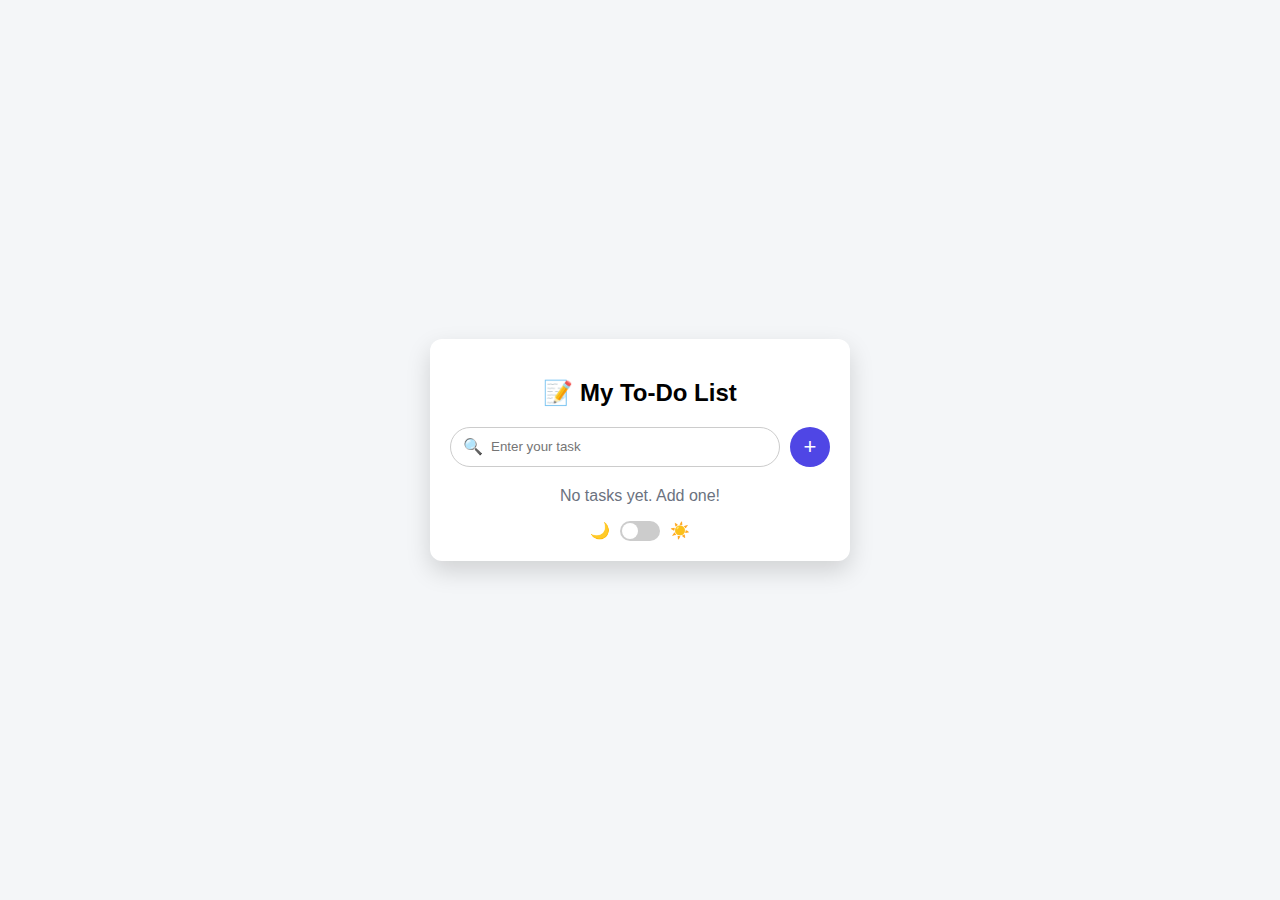
<file: index.html>
<!DOCTYPE html>
<html lang="en">
<head>
  <meta charset="UTF-8" />
  <meta name="viewport" content="width=device-width, initial-scale=1.0"/>
  <title>My To-Do List</title>
  <link rel="stylesheet" href="style.css" />
</head>
<body>

  <div class="container">
    <h2>📝 My To-Do List</h2>

    <div class="input-section">
      <div class="input-box">
        <span class="icon">🔍</span>
        <input
          type="text"
          id="taskInput"
          placeholder="Enter your task"
          autocomplete="off"
        />
      </div>

      <button id="addBtn" class="add-btn" title="Add Task">
        +
      </button>
    </div>

    <ul id="taskList"></ul>

    <p id="reminder" class="reminder-text">
      No tasks yet. Add one! 
    </p>

    <div class="theme-toggle">
      <span title="Dark Mode">🌙</span>

      <label class="switch">
        <input type="checkbox" id="themeSwitch" />
        <span class="slider"></span>
      </label>

      <span title="Light Mode">☀️</span>
    </div>
  </div>

  <script src="script.js"></script>
</body>
</html>
</file>
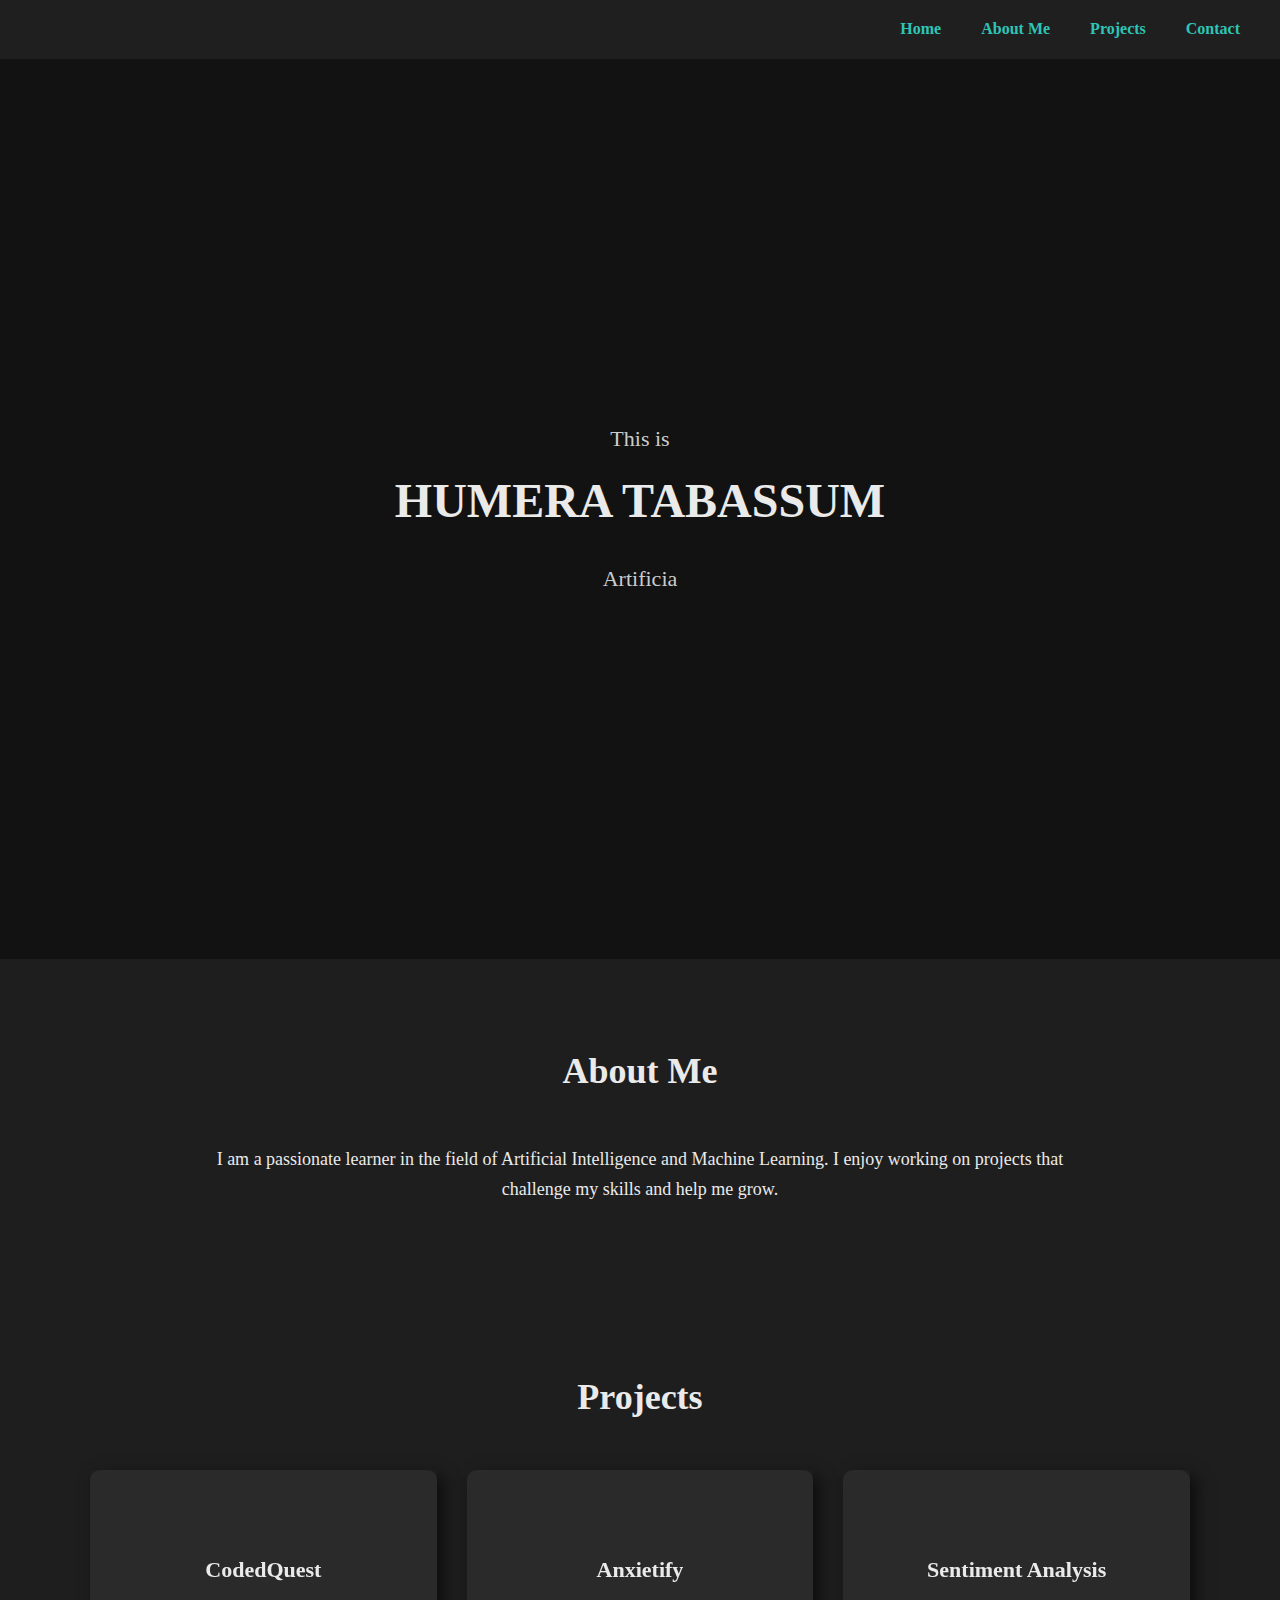
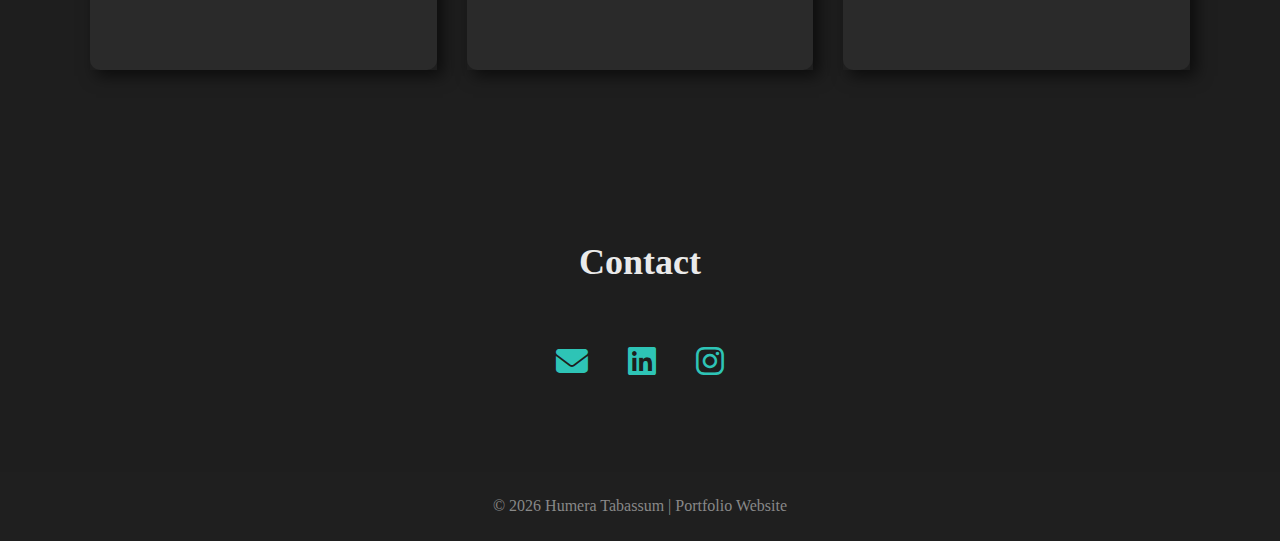
<file: docs/index.html>
<!DOCTYPE html>
<html lang="en">
<head>
    <meta charset="UTF-8">
    <meta name="viewport" content="width=device-width, initial-scale=1.0">
    <title>My Portfolio</title>
    <link rel="stylesheet" href="styles.css">
    <link rel="stylesheet" href="https://cdnjs.cloudflare.com/ajax/libs/font-awesome/6.5.0/css/all.min.css">
</head>
<body>

<header>
    <nav>
        <ul>
            <li><a href="#home">Home</a></li>
            <li><a href="#about">About Me</a></li>
            <li><a href="#projects">Projects</a></li>
            <li><a href="#contact">Contact</a></li>
        </ul>
    </nav>
</header>

<section id="home">
    <p>This is</p>
    <h1>HUMERA TABASSUM</h1>
    <p id="typing-text"></p>
</section>

<section id="about">
    <h2>About Me</h2>
    <p>
        I am a passionate learner in the field of Artificial Intelligence and Machine Learning.
        I enjoy working on projects that challenge my skills and help me grow.
    </p>
</section>

<section id="projects">
    <h2>Projects</h2>

    <div class="projects-container">

        <div class="project-card">
            <div class="project-inner">
                <div class="project-front">
                    CodedQuest
                </div>
                <div class="project-back">
                    Interactive programming platform<br>
                    HTML • CSS • JS • Python • SQL
                </div>
            </div>
        </div>

        <div class="project-card">
            <div class="project-inner">
                <div class="project-front">
                    Anxietify
                </div>
                <div class="project-back">
                    Mental health support app<br>
                    React • Node • Express • MongoDB
                </div>
            </div>
        </div>

        <div class="project-card">
            <div class="project-inner">
                <div class="project-front">
                    Sentiment Analysis
                </div>
                <div class="project-back">
                    ML text classification model<br>
                    Python • Scikit-learn • Pandas
                </div>
            </div>
        </div>

    </div>
</section>

<section id="contact">
    <h2>Contact</h2>

    <div class="contact-icons">
        <a href="mailto:humeratabasssum31@gmail.com" target="_blank">
            <i class="fas fa-envelope"></i>
        </a>
        <a href="https://www.linkedin.com/in/humera-tabassum-2a92282a2/" target="_blank">
            <i class="fab fa-linkedin"></i>
        </a>
        <a href="https://www.instagram.com/humera_tabassum08/" target="_blank">
            <i class="fab fa-instagram"></i>
        </a>
    </div>
</section>

<footer>
    <p>&copy; 2026 Humera Tabassum | Portfolio Website</p>
</footer>

<script src="script.js"></script>

</body>
</html>
</file>
<file: style.css>
body {
  margin: 0;
  font-family: Arial, sans-serif;
  background: #f4f6f8;
  display: flex;
  justify-content: center;
  align-items: center;
  height: 100vh;
}

.container {
  background: #ffffff;
  width: 380px;
  padding: 20px;
  border-radius: 12px;
  box-shadow: 0 10px 25px rgba(0,0,0,0.15);
}

h2 {
  text-align: center;
  margin-bottom: 20px;
}

.input-section {
  display: flex;
  gap: 10px;
}

.input-box {
  display: flex;
  align-items: center;
  border: 1px solid #ccc;
  border-radius: 30px;
  padding: 8px 12px;
  flex: 1;
}

.input-box input {
  border: none;
  outline: none;
  width: 100%;
  margin-left: 6px;
}

.add-btn {
  background: #4f46e5;
  color: white;
  border: none;
  width: 40px;
  height: 40px;
  border-radius: 50%;
  font-size: 22px;
  cursor: pointer;
}

.add-btn:hover {
  background: #4338ca;
}

ul {
  list-style: none;
  padding: 0;
  margin-top: 20px;
}

.task {
  background: #f9fafb;
  padding: 10px;
  border-radius: 8px;
  margin-bottom: 10px;
  display: flex;
  justify-content: space-between;
  align-items: center;
}

.task.overdue {
  border-left: 4px solid #ef4444;
}

.task.completed .task-text {
  text-decoration: line-through;
  color: #6b7280;
  opacity: 0.6;
}

.task-text {
  font-weight: 500;
}

.task-date {
  font-size: 12px;
  color: #6b7280;
}

.delete {
  cursor: pointer;
  color: #ef4444;
  font-size: 18px;
}

.reminder-text {
  text-align: center;
  color: #6b7280;
}

.theme-toggle {
  display: flex;
  justify-content: center;
  align-items: center;
  gap: 10px;
  margin-top: 15px;
}

.switch {
  position: relative;
  width: 40px;
  height: 20px;
}

.switch input {
  display: none;
}

.slider {
  position: absolute;
  background: #ccc;
  border-radius: 20px;
  inset: 0;
  cursor: pointer;
}

.slider::before {
  content: "";
  position: absolute;
  height: 16px;
  width: 16px;
  background: white;
  border-radius: 50%;
  top: 2px;
  left: 2px;
  transition: 0.3s;
}

.switch input:checked + .slider {
  background: #4f46e5;
}

.switch input:checked + .slider::before {
  transform: translateX(20px);
}

body.dark {
  background: #111827;
}

body.dark .container {
  background: #1f2937;
  color: white;
}

body.dark .task {
  background: #374151;
}

body.dark .task-date,
body.dark .reminder-text {
  color: #9ca3af;
}

body.dark .input-box {
  background: #1f2937;
  border-color: #4b5563;
}

body.dark .input-box input {
  background: transparent;
  color: white;
}

body.dark .input-box input::placeholder {
  color: #9ca3af;
}

.left {
  display: flex;
  gap: 10px;
  align-items: flex-start;
}

.check {
  margin-top: 4px;
  cursor: pointer;
}
</file>
<file: docs/styles.css>
* {
    margin: 0;
    padding: 0;
    box-sizing: border-box;
}

body {
    font-family: Cambria, Cochin, Georgia, Times, 'Times New Roman', serif;
    background-color: #121212;
    color: #EAEAEA;
    line-height: 1.8;
}

header {
    background-color: #1F1F1F;
    padding: 15px 40px;
    box-shadow: 0 2px 4px rgba(0, 0, 0, 0.5);
}

nav ul {
    list-style: none;
    display: flex;
    justify-content: flex-end;
    gap: 40px;
}

nav a {
    color: #2EC4B6;
    text-decoration: none;
    font-weight: bold;
    transition: color 0.3s ease;
}

nav a:hover {
    color: #6FE3D6;
}

#home {
    min-height: 100vh;
    display: flex;
    flex-direction: column;
    justify-content: center;
    align-items: center;
    text-align: center;
    padding: 0 20px;
    background-color: #121212;
}

#home p1 {
    font-size: 26px;
    letter-spacing: 2px;
    margin-bottom: 10px;
    color: #6FE3D6;
}

#home h1 {
    font-size: 48px;
    margin-bottom: 15px;
}

#home p {
    font-size: 22px;
    color: #CCCCCC;
}

section {
    padding: 80px 20px;
    margin: 0;
    background-color: #1E1E1E;
}

#about h2,
#projects h2,
#contact h2 {
    font-size: 36px;
    text-align: center;
    margin-bottom: 40px;
}

#about p {
    max-width: 900px;
    margin: 0 auto;
    font-size: 18px;
    text-align: center;
    line-height: 1.7;
}

.projects-container {
    display: grid;
    grid-template-columns: repeat(auto-fit, minmax(250px, 1fr));
    gap: 30px;
    max-width: 1100px;
    margin: 0 auto;
}

.project-card {
    perspective: 1000px;
    transition: transform 0.3s ease;
}

.project-inner {
    position: relative;
    width: 100%;
    height: 200px;
    transform-style: preserve-3d;
    transition: transform 0.6s, box-shadow 0.3s ease;
    box-shadow: 6px 6px 15px rgba(0, 0, 0, 0.6);
}

.project-card:hover {
    transform: translateY(-8px);
}

.project-card:hover .project-inner {
    transform: rotateY(180deg);
    box-shadow: 10px 10px 20px rgba(0, 0, 0, 0.8);
}

.project-front,
.project-back {
    position: absolute;
    width: 100%;
    height: 100%;
    border-radius: 10px;
    padding: 20px;
    backface-visibility: hidden;
    display: flex;
    align-items: center;
    justify-content: center;
    text-align: center;
}

.project-front {
    background-color: #2A2A2A;
    font-size: 22px;
    font-weight: bold;
}

.project-back {
    background-color: #2EC4B6;
    color: #121212;
    transform: rotateY(180deg);
    font-size: 16px;
}

.contact-icons {
    display: flex;
    justify-content: center;
    gap: 40px;
    margin-top: 20px;
}

.contact-icons a {
    font-size: 32px;
    color: #2EC4B6;
    transition: transform 0.3s, color 0.3s;
}

.contact-icons a:hover {
    transform: scale(1.2);
    color: #6FE3D6;
}

footer {
    text-align: center;
    padding: 20px 0;
    background-color: #1F1F1F;
    color: #888888;
}
</file>
